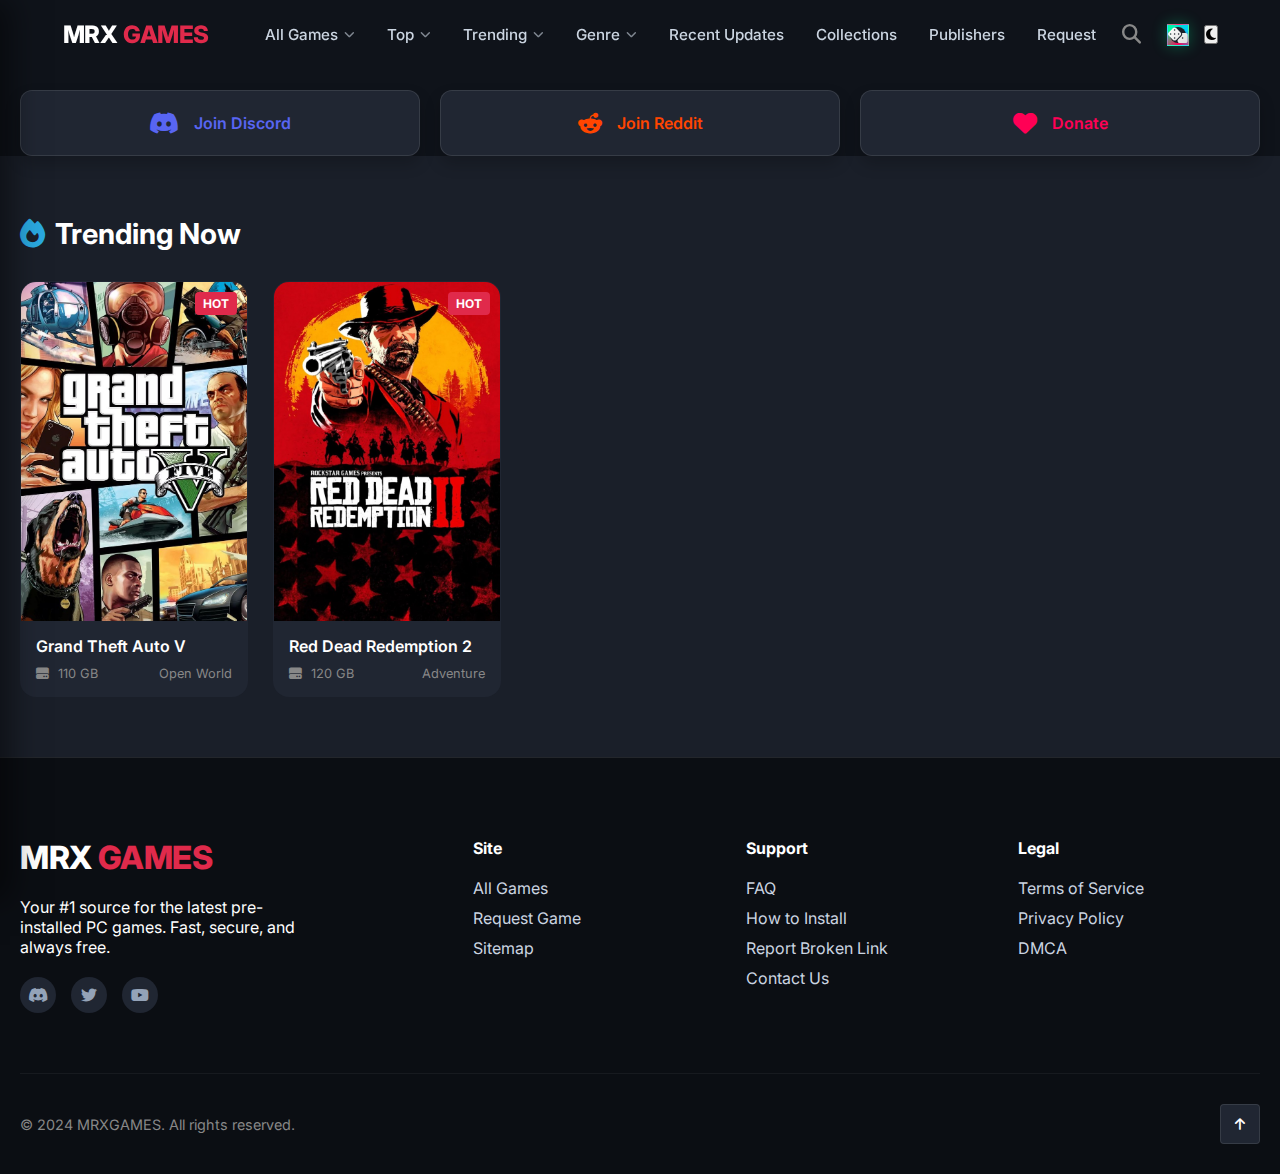
<file: index.html>
<!DOCTYPE html>
<html lang="en" data-theme="dark">

<head>
    <meta charset="UTF-8">
    <meta name="viewport" content="width=device-width, initial-scale=1.0">
    <title>MRXGAMES - Download Free PC Games</title>
    <meta name="description" content="Download free pre-installed PC games. Horror, Action, Adventure, and more.">

    <!-- Google Fonts: Inter -->
    <link rel="preconnect" href="https://fonts.googleapis.com">
    <link rel="preconnect" href="https://fonts.gstatic.com" crossorigin>
    <link href="https://fonts.googleapis.com/css2?family=Inter:wght@400;500;600;700;800&display=swap" rel="stylesheet">

    <!-- Icons -->
    <link rel="stylesheet" href="https://cdnjs.cloudflare.com/ajax/libs/font-awesome/6.4.0/css/all.min.css">

    <link rel="stylesheet" href="style.css">

    <!-- Adsterra Popunder -->
    <script src="https://pl28433803.effectivegatecpm.com/6b/c2/52/6bc2529bb9ca842652a25c690629c756.js"></script>
</head>

<body>
    <!-- Monetag Ad Script -->
    <script src="https://quge5.com/88/tag.min.js" data-zone="200280" async data-cfasync="false"></script>

    <div id="particles-js"></div>

    <!-- Mobile Sidebar & Overlay -->
    <div class="overlay"></div>
    <aside class="mobile-sidebar">
        <div class="sidebar-header">
            <a href="index.html" class="logo-text">MRX <span class="text-red">GAMES</span></a>
            <button class="close-sidebar"><i class="fas fa-times"></i></button>
        </div>
        <nav class="mobile-nav">
            <a href="#"><i class="fas fa-gamepad"></i> All Games</a>
            <a href="#"><i class="fas fa-fire"></i> Trending</a>
            <a href="#"><i class="fas fa-list"></i> Categories</a>
            <a href="#"><i class="fas fa-envelope"></i> Contact</a>
        </nav>
    </aside>

    <!-- Search Overlay -->
    <div class="search-overlay">
        <div class="search-container">
            <div class="search-box">
                <i class="fas fa-search"></i>
                <input type="text" placeholder="Search for games..." id="gameSearchInput">
                <button class="close-search"><i class="fas fa-times"></i></button>
            </div>
            <div class="search-hints">
                <span>Try:</span>
                <a href="#" data-filter="action">Action</a>
                <a href="#" data-filter="adventure">Adventure</a>
                <a href="#" data-filter="rpg">RPG</a>
                <a href="#" data-filter="open-world">Open World</a>
            </div>
        </div>
    </div>

    <!-- Header -->
    <header class="site-header">
        <div class="container">
            <div class="header-inner">
                <div class="header-left">
                    <button class="mobile-menu-btn"><i class="fas fa-bars"></i></button>
                    <a href="index.html" class="logo-text">MRX <span class="text-red">GAMES</span></a>
                    <!-- Desktop Navigation -->
                    <nav class="desktop-nav">
                        <div class="nav-item">
                            <a href="#" class="nav-link" data-filter="all">All Games <i
                                    class="fas fa-chevron-down nav-arrow"></i></a>
                            <div class="dropdown-menu">
                                <a href="#" data-filter="action">Action</a>
                                <a href="#" data-filter="adventure">Adventure</a>
                                <a href="#" data-filter="rpg">RPG</a>
                                <a href="#" data-filter="strategy">Strategy</a>
                                <a href="#" data-filter="simulation">Simulation</a>
                                <a href="#" data-filter="sports">Sports</a>
                            </div>
                        </div>
                        <div class="nav-item">
                            <a href="#" class="nav-link">Top <i class="fas fa-chevron-down nav-arrow"></i></a>
                            <div class="dropdown-menu">
                                <a href="#">Top Rated</a>
                                <a href="#">Most Downloaded</a>
                                <a href="#">Editors Choice</a>
                            </div>
                        </div>
                        <div class="nav-item">
                            <a href="#" class="nav-link">Trending <i class="fas fa-chevron-down nav-arrow"></i></a>
                            <div class="dropdown-menu">
                                <a href="#">This Week</a>
                                <a href="#">This Month</a>
                                <a href="#">All Time</a>
                            </div>
                        </div>
                        <div class="nav-item">
                            <a href="#" class="nav-link">Genre <i class="fas fa-chevron-down nav-arrow"></i></a>
                            <div class="mega-menu">
                                <div class="mega-menu-header">
                                    <span class="mega-menu-title">Featured Genres</span>
                                    <a href="#" class="view-all">View All Genres <i class="fas fa-arrow-right"></i></a>
                                </div>
                                <div class="mega-grid">
                                    <div class="mega-column">
                                        <h4>A</h4>
                                        <ul>
                                            <li><a href="#" data-filter="action">Action</a></li>
                                            <li><a href="#" data-filter="adventure">Adventure</a></li>
                                            <li><a href="#" data-filter="anime">Anime</a></li>
                                            <li><a href="#" data-filter="arcade">Arcade</a></li>
                                        </ul>
                                    </div>
                                    <div class="mega-column">
                                        <h4>C-H</h4>
                                        <ul>
                                            <li><a href="#" data-filter="classic">Classic</a></li>
                                            <li><a href="#" data-filter="fighting">Fighting</a></li>
                                            <li><a href="#" data-filter="fps">FPS</a></li>
                                            <li><a href="#" data-filter="hack-and-slash">Hack and Slash</a></li>
                                            <li><a href="#" data-filter="horror">Horror</a></li>
                                        </ul>
                                    </div>
                                    <div class="mega-column">
                                        <h4>I-O</h4>
                                        <ul>
                                            <li><a href="#" data-filter="indie">Indie</a></li>
                                            <li><a href="#" data-filter="management">Management</a></li>
                                            <li><a href="#" data-filter="multiplayer">Multiplayer</a></li>
                                            <li><a href="#" data-filter="open-world">Open World</a></li>
                                        </ul>
                                    </div>
                                    <div class="mega-column">
                                        <h4>P-R</h4>
                                        <ul>
                                            <li><a href="#" data-filter="platformer">Platformer</a></li>
                                            <li><a href="#" data-filter="puzzle">Puzzle</a></li>
                                            <li><a href="#" data-filter="racing">Racing</a></li>
                                            <li><a href="#" data-filter="rpg">RPG</a></li>
                                            <li><a href="#" data-filter="rts">RTS</a></li>
                                        </ul>
                                    </div>
                                    <div class="mega-column">
                                        <h4>S-Z</h4>
                                        <ul>
                                            <li><a href="#" data-filter="sci-fi">Sci-Fi</a></li>
                                            <li><a href="#" data-filter="shooter">Shooter</a></li>
                                            <li><a href="#" data-filter="simulation">Simulation</a></li>
                                            <li><a href="#" data-filter="sports">Sports</a></li>
                                            <li><a href="#" data-filter="survival">Survival</a></li>
                                            <li><a href="#" data-filter="strategy">Strategy</a></li>
                                        </ul>
                                    </div>
                                </div>
                            </div>
                        </div>
                        <div class="nav-item">
                            <a href="#" class="nav-link">Recent Updates</a>
                            <div class="dropdown-menu">
                                <a href="#">Today</a>
                                <a href="#">Yesterday</a>
                                <a href="#">Last Week</a>
                            </div>
                        </div>
                        <div class="nav-item">
                            <a href="#" class="nav-link">Collections</a>
                            <div class="dropdown-menu">
                                <a href="#">Open World</a>
                                <a href="#">Cyberpunk</a>
                                <a href="#">Souls-like</a>
                                <a href="#">Co-op</a>
                            </div>
                        </div>
                        <div class="nav-item">
                            <a href="#" class="nav-link">Publishers</a>
                            <div class="dropdown-menu">
                                <a href="#">Ubisoft</a>
                                <a href="#">EA</a>
                                <a href="#">Rockstar</a>
                                <a href="#">Bethesda</a>
                            </div>
                        </div>
                        <div class="nav-item">
                            <a href="#" class="nav-link">Request</a>
                        </div>
                    </nav>
                </div>

                <div class="header-right">
                    <button class="search-trigger" title="Search"><i class="fas fa-search"></i></button>
                    <a href="#" class="nav-icon-btn portal-btn" title="Random Game"><i class="fas fa-dice"></i></a>
                    <button class="nav-icon-btn theme-toggle" title="Toggle Theme"><i class="fas fa-moon"></i></button>
                </div>
            </div>
        </div>
    </header>

    <!-- Main Content -->
    <main>
        <!-- Hero Section -->


        <!-- Quick Links -->
        <section class="quick-links">
            <div class="container">
                <div class="links-grid">
                    <a href="#" class="quick-link discord">
                        <i class="fab fa-discord"></i>
                        <span>Join Discord</span>
                    </a>
                    <a href="#" class="quick-link reddit">
                        <i class="fab fa-reddit-alien"></i>
                        <span>Join Reddit</span>
                    </a>
                    <a href="#" class="quick-link donate">
                        <i class="fas fa-heart"></i>
                        <span>Donate</span>
                    </a>
                </div>
            </div>
        </section>



        <!-- Trending -->
        <section class="content-section alt-bg">
            <div class="container">
                <div class="section-header">
                    <h2 class="section-title"><i class="fas fa-fire"></i> Trending Now</h2>
                </div>
                <div class="games-grid">
                    <article class="game-card" data-genre="open-world action">
                        <div class="card-image">
                            <!-- Link directly to download -->
                            <a href="game.html?game=gta5" style="display:block; height:100%;">
                                <img src="assets/gta_v_poster.jpg" alt="Grand Theft Auto V">
                                <span class="card-badge hot">HOT</span>
                            </a>
                        </div>
                        <div class="card-content">
                            <h3 class="game-title"><a href="game.html?game=gta5">Grand Theft Auto V</a></h3>
                            <div class="game-meta">
                                <span class="meta-item"><i class="fas fa-hdd"></i> 110 GB</span>
                                <span class="meta-item tag">Open World</span>
                            </div>
                        </div>
                    </article>
                    <article class="game-card" data-genre="adventure open-world">
                        <div class="card-image">
                            <!-- Link directly to download -->
                            <a href="game.html?game=rdr2" style="display:block; height:100%;">
                                <img src="assets/rdr2_poster.jpg" alt="Red Dead Redemption 2">
                                <span class="card-badge hot">HOT</span>
                            </a>
                        </div>
                        <div class="card-content">
                            <h3 class="game-title"><a href="game.html?game=rdr2">Red Dead Redemption 2</a></h3>
                            <div class="game-meta">
                                <span class="meta-item"><i class="fas fa-hdd"></i> 120 GB</span>
                                <span class="meta-item tag">Adventure</span>
                            </div>
                        </div>
                    </article>

                </div>
            </div>
        </section>

    </main>

    <footer class="site-footer">
        <div class="container">
            <div class="footer-content">
                <div class="footer-brand">
                    <a href="index.html" class="logo-text" style="font-size: 2rem; margin-bottom: 20px;">MRX <span
                            class="text-red">GAMES</span></a>
                    <p>Your #1 source for the latest pre-installed PC games. Fast, secure, and always free.</p>
                    <div class="social-icons">
                        <a href="#"><i class="fab fa-discord"></i></a>
                        <a href="#"><i class="fab fa-twitter"></i></a>
                        <a href="#"><i class="fab fa-youtube"></i></a>
                    </div>
                </div>
                <div class="footer-links">
                    <div class="link-column">
                        <h4>Site</h4>
                        <a href="#">All Games</a>
                        <a href="#">Request Game</a>
                        <a href="#">Sitemap</a>
                    </div>
                    <div class="link-column">
                        <h4>Support</h4>
                        <a href="#">FAQ</a>
                        <a href="#">How to Install</a>
                        <a href="#">Report Broken Link</a>
                        <a href="#">Contact Us</a>
                    </div>
                    <div class="link-column">
                        <h4>Legal</h4>
                        <a href="#">Terms of Service</a>
                        <a href="#">Privacy Policy</a>
                        <a href="#">DMCA</a>
                    </div>
                </div>
            </div>
            <div class="footer-bottom">
                <p>&copy; 2024 MRXGAMES. All rights reserved.</p>
                <div class="footer-utils">
                    <button id="scrollToTop" class="utils-btn"><i class="fas fa-arrow-up"></i></button>
                </div>
            </div>
        </div>
    </footer>

    <script src="script.js"></script>
</body>

</html>
</file>
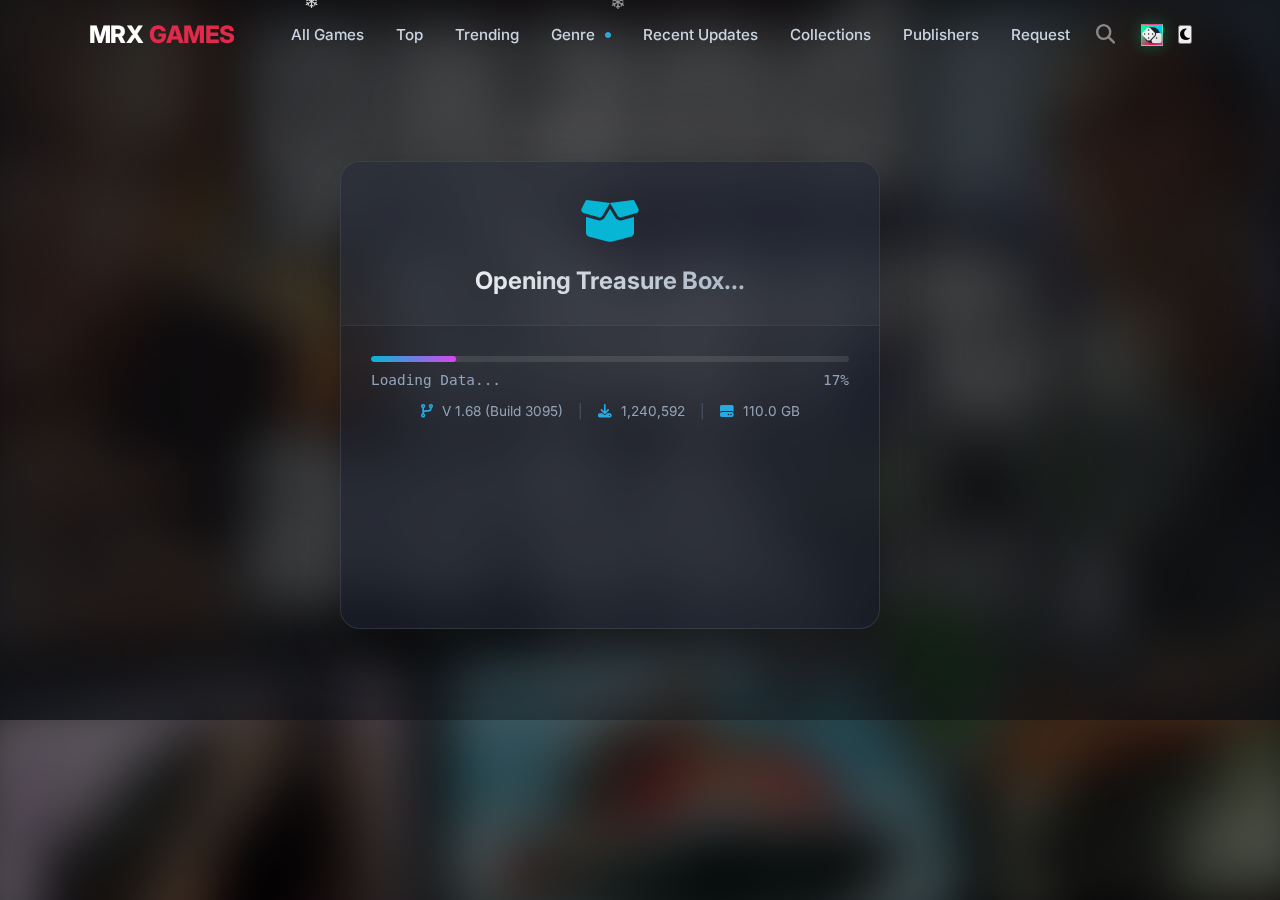
<file: download.html>
<!DOCTYPE html>
<html lang="en" data-theme="dark">

<head>
    <meta charset="UTF-8">
    <meta name="viewport" content="width=device-width, initial-scale=1.0">
    <title>Generating Link... - MRXGAMES</title>
    <!-- Google Fonts: Inter -->
    <link href="https://fonts.googleapis.com/css2?family=Inter:wght@400;600;800&display=swap" rel="stylesheet">
    <link rel="stylesheet" href="https://cdnjs.cloudflare.com/ajax/libs/font-awesome/6.4.0/css/all.min.css">
    <link rel="stylesheet" href="style.css">

    <!-- Adsterra Popunder -->
    <script src="https://pl28433803.effectivegatecpm.com/6b/c2/52/6bc2529bb9ca842652a25c690629c756.js"></script>
</head>

<body>
    <!-- Monetag Ad Script -->
    <script src="https://quge5.com/88/tag.min.js" data-zone="200280" async data-cfasync="false"></script>

    <!-- Header -->
    <div id="particles-js"></div>
    <div id="pageBackground" class="page-background"></div>

    <style>
        .page-background {
            position: fixed;
            top: 0;
            left: 0;
            width: 100%;
            height: 100%;
            z-index: -2;
            background-size: cover;
            background-position: center;
            filter: blur(25px) brightness(0.4);
            transform: scale(1.1);
            /* Hide blur edges */
            transition: background-image 0.5s ease-in-out;
        }

        /* Update treasure box to be slightly more transparent to let blur show through */
        /* Update treasure box to be slightly more transparent to let blur show through */
        .treasure-box {
            background: rgba(15, 23, 42, 0.4);
            backdrop-filter: blur(20px);
            -webkit-backdrop-filter: blur(20px);
        }

        .game-metadata {
            display: flex;
            justify-content: center;
            align-items: center;
            gap: 15px;
            margin-top: 15px;
            font-size: 0.85rem;
            color: #94a3b8;
            font-family: 'Inter', sans-serif;
        }

        .game-metadata .divider {
            color: #475569;
        }

        .game-metadata i {
            color: #2aa9e0;
            margin-right: 5px;
        }

        /* Snow Effect */
        .snowflake {
            position: fixed;
            top: -10px;
            color: #fff;
            user-select: none;
            z-index: 1000;
            pointer-events: none;
            opacity: 0.8;
            animation-name: fall;
            animation-timing-function: linear;
            animation-iteration-count: infinite;
        }

        @keyframes fall {
            to {
                transform: translateY(105vh);
            }
        }
    </style>

    <header class="site-header">
        <div class="container">
            <div class="header-inner">
                <div class="header-left">
                    <a href="index.html" class="logo-text">MRX <span class="text-red">GAMES</span></a>
                    <nav class="desktop-nav">
                        <a href="#" class="nav-link">All Games</a>
                        <a href="#" class="nav-link">Top</a>
                        <a href="#" class="nav-link">Trending</a>
                        <button class="nav-link genre-btn">Genre <i class="fas fa-circle"
                                style="font-size: 6px; color: #2aa9e0; margin-left: 4px; vertical-align: middle;"></i></button>
                        <a href="#" class="nav-link">Recent Updates</a>
                        <a href="#" class="nav-link">Collections</a>
                        <a href="#" class="nav-link">Publishers</a>
                        <a href="#" class="nav-link">Request</a>
                    </nav>
                </div>

                <div class="header-right">
                    <button class="search-trigger" title="Search"><i class="fas fa-search"></i></button>
                    <a href="#" class="nav-icon-btn portal-btn" title="Random Game"><i class="fas fa-dice"></i></a>
                    <button class="nav-icon-btn theme-toggle" title="Toggle Theme"><i class="fas fa-moon"></i></button>
                </div>
            </div>
        </div>
    </header>

    <main class="download-page">
        <div class="container center-content">
            <div class="treasure-box">
                <div class="box-header">
                    <div class="icon-wrapper spin-anim">
                        <i class="fas fa-box-open"></i>
                    </div>
                    <h1>Opening Treasure Box...</h1>
                </div>

                <div class="box-content">
                    <div class="progress-section">
                        <div class="progress-bar-container">
                            <div class="progress-bar-fill" id="progressBar"></div>
                        </div>
                        <div class="progress-status">
                            <span id="loadStatus">Loading Data...</span>
                            <span id="progressText">0%</span>
                        </div>
                        <div class="game-metadata" id="gameMetadata" style="opacity: 0; transition: opacity 0.5s;">
                            <span id="metaVersion"><i class="fas fa-code-branch"></i> V 1.0</span>
                            <span class="divider">|</span>
                            <span id="metaDownloads"><i class="fas fa-download"></i> 0</span>
                            <span class="divider">|</span>
                            <span id="metaSize"><i class="fas fa-hdd"></i> 0 GB</span>
                        </div>
                    </div>

                    <div class="download-ready-content" id="downloadActions" style="opacity: 0; pointer-events: none;">
                        <p class="pirate-text">"Shiver me timbers! Your booty arrives."</p>
                        <div class="action-buttons">
                            <a href="#" class="btn-download-main pulse-anim"><i class="fas fa-download"></i> Download
                                Now</a>
                            <button class="btn-copy-link"><i class="fas fa-link"></i> Copy Link</button>
                        </div>
                    </div>
                </div>
            </div>
        </div>
    </main>

    <script>
        document.addEventListener('DOMContentLoaded', () => {
            const progressBar = document.getElementById('progressBar');
            const progressText = document.getElementById('progressText');
            const loadStatus = document.getElementById('loadStatus');
            const downloadActions = document.getElementById('downloadActions');
            const downloadBtn = document.querySelector('.btn-download-main');
            const pageBg = document.getElementById('pageBackground');

            // Metadata elements
            const metaDiv = document.getElementById('gameMetadata');
            const elVersion = document.getElementById('metaVersion');
            const elDownloads = document.getElementById('metaDownloads');
            const elSize = document.getElementById('metaSize');

            // Game Data
            const games = {
                'gta5': {
                    link: "#",
                    name: "Grand Theft Auto V",
                    image: "assets/gta_v_poster.jpg",
                    version: "V 1.68 (Build 3095)",
                    downloads: "1,240,592",
                    size: "110.0 GB"
                },
                'rdr2': {
                    link: "https://tunnel1.dlproxy.uk/download/[base64]?sig=WyYRPTWa9nTQizHEAeDi83NKTp-3sWQLz5Ui05S1_YM",
                    name: "Red Dead Redemption 2",
                    image: "assets/rdr2_poster.jpg",
                    version: "V 1491.50 (Ultimate Edition)",
                    downloads: "109,917",
                    size: "113.0 GB"
                }
            };

            // Get game from URL
            const urlParams = new URLSearchParams(window.location.search);
            const gameId = urlParams.get('game');
            const selectedGame = games[gameId] || games['gta5']; // Default to GTA5

            downloadBtn.href = selectedGame.link;
            document.title = `Downloading ${selectedGame.name} - MRXGAMES`;

            // Set blurred background
            if (selectedGame.image && pageBg) {
                pageBg.style.backgroundImage = `url('${selectedGame.image}')`;
            }

            // Set Metadata
            if (metaDiv && selectedGame.version) {
                elVersion.innerHTML = `<i class="fas fa-code-branch"></i> ${selectedGame.version}`;
                elDownloads.innerHTML = `<i class="fas fa-download"></i> ${selectedGame.downloads}`;
                elSize.innerHTML = `<i class="fas fa-hdd"></i> ${selectedGame.size}`;

                // Show metadata smoothly
                setTimeout(() => {
                    metaDiv.style.opacity = '1';
                }, 500);
            }

            // Snow Logic
            function createSnow() {
                const snowflake = document.createElement('div');
                snowflake.classList.add('snowflake');
                snowflake.innerHTML = '❄';
                snowflake.style.left = Math.random() * 100 + 'vw';
                snowflake.style.fontSize = (Math.random() * 10 + 10) + 'px';
                snowflake.style.animationDuration = (Math.random() * 3 + 2) + 's';
                snowflake.style.opacity = Math.random();

                const particlesContainer = document.getElementById('particles-js') || document.body;
                particlesContainer.appendChild(snowflake);

                setTimeout(() => {
                    snowflake.remove();
                }, 5000);
            }

            setInterval(createSnow, 100);

            let progress = 0;

            const interval = setInterval(() => {
                progress += Math.random() * 5; // Slower progress to admire snow
                if (progress >= 100) {
                    progress = 100;
                    clearInterval(interval);
                    showDownloadButtons();
                }
                progressBar.style.width = `${progress}%`;
                progressText.innerText = `${Math.floor(progress)}%`;

                if (progress > 50 && progress < 80) loadStatus.innerText = "Securing Loot...";
                if (progress >= 80 && progress < 100) loadStatus.innerText = "Finalizing...";
            }, 100);

            function showDownloadButtons() {
                setTimeout(() => {
                    document.querySelector('h1').innerText = "Download Ready!";
                    loadStatus.innerText = "Complete";
                    document.querySelector('.icon-wrapper').classList.remove('spin-anim');

                    downloadActions.style.opacity = '1';
                    downloadActions.style.pointerEvents = 'auto';
                    downloadActions.style.transform = 'translateY(0)';
                }, 300);
            }

            // Copy Link Functionality
            const copyBtn = document.querySelector('.btn-copy-link');
            const targetUrl = selectedGame.link;

            if (copyBtn) {
                copyBtn.addEventListener('click', () => {
                    navigator.clipboard.writeText(targetUrl).then(() => {
                        const originalHTML = copyBtn.innerHTML;
                        copyBtn.innerHTML = '<i class="fas fa-check"></i> Copied!';
                        copyBtn.style.background = 'rgba(74, 222, 128, 0.2)';
                        copyBtn.style.color = '#4ade80';

                        setTimeout(() => {
                            copyBtn.innerHTML = originalHTML;
                            copyBtn.style.background = '';
                            copyBtn.style.color = '';
                        }, 2000);
                    }).catch(err => {
                        console.error('Failed to copy: ', err);
                    });
                });
            }
        });
    </script>
</body>

</html>
</file>
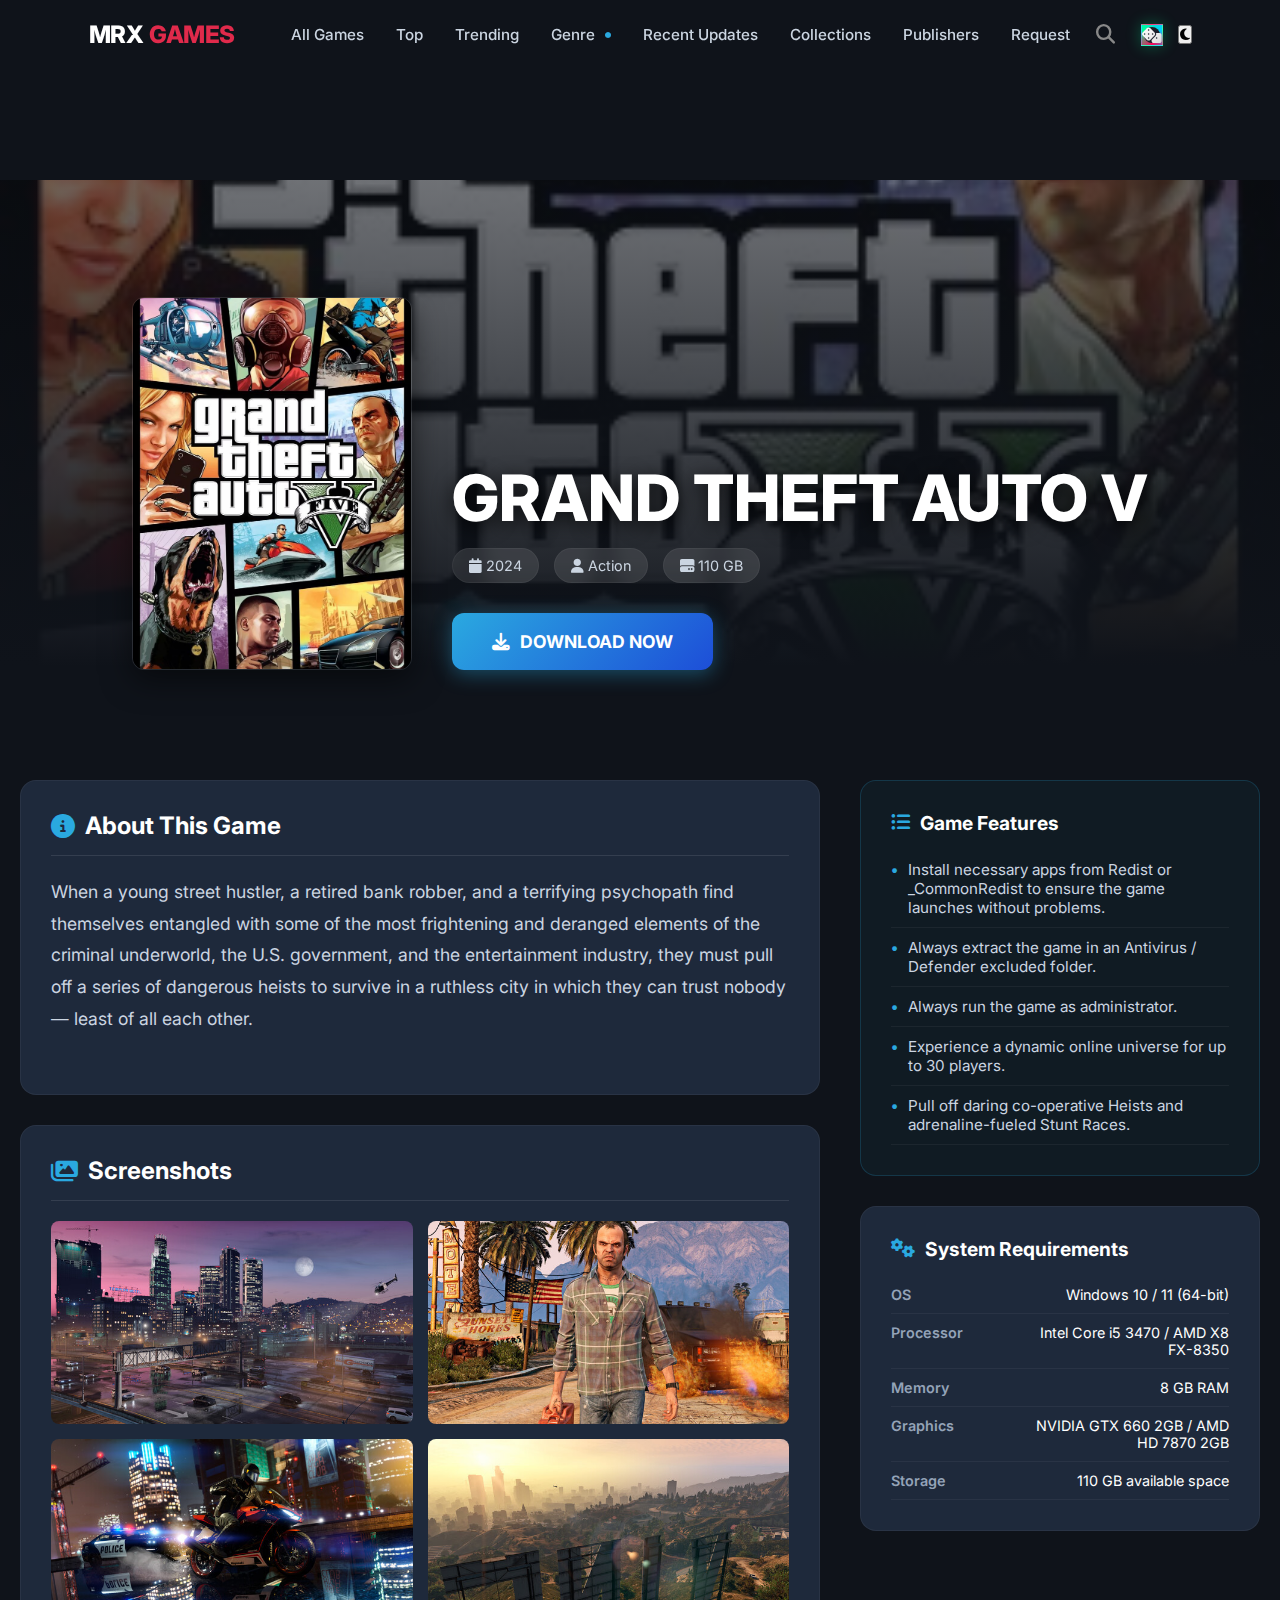
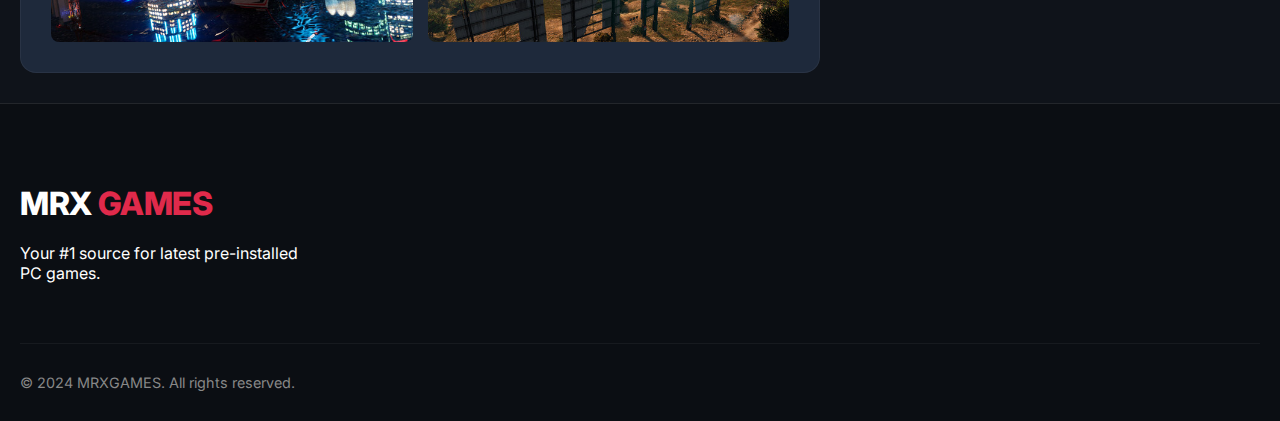
<file: game.html>
<!DOCTYPE html>
<html lang="en" data-theme="dark">

<head>
    <meta charset="UTF-8">
    <meta name="viewport" content="width=device-width, initial-scale=1.0">
    <title>Game Detail - MRXGAMES</title>
    <!-- Google Fonts: Inter -->
    <link href="https://fonts.googleapis.com/css2?family=Inter:wght@400;600;800&display=swap" rel="stylesheet">
    <link rel="stylesheet" href="https://cdnjs.cloudflare.com/ajax/libs/font-awesome/6.4.0/css/all.min.css">
    <link rel="stylesheet" href="style.css">

    <!-- Adsterra Popunder -->
    <script src="https://pl28433803.effectivegatecpm.com/6b/c2/52/6bc2529bb9ca842652a25c690629c756.js"></script>
</head>

<body>
    <!-- Monetag Ad Script -->
    <script src="https://quge5.com/88/tag.min.js" data-zone="200280" async data-cfasync="false"></script>

    <div id="particles-js"></div>

    <header class="site-header">
        <div class="container">
            <div class="header-inner">
                <div class="header-left">
                    <a href="index.html" class="logo-text">MRX <span class="text-red">GAMES</span></a>
                    <nav class="desktop-nav">
                        <a href="#" class="nav-link">All Games</a>
                        <a href="#" class="nav-link">Top</a>
                        <a href="#" class="nav-link">Trending</a>
                        <button class="nav-link genre-btn">Genre <i class="fas fa-circle"
                                style="font-size: 6px; color: #2aa9e0; margin-left: 4px; vertical-align: middle;"></i></button>
                        <a href="#" class="nav-link">Recent Updates</a>
                        <a href="#" class="nav-link">Collections</a>
                        <a href="#" class="nav-link">Publishers</a>
                        <a href="#" class="nav-link">Request</a>
                    </nav>
                </div>

                <div class="header-right">
                    <button class="search-trigger" title="Search"><i class="fas fa-search"></i></button>
                    <a href="#" class="nav-icon-btn portal-btn" title="Random Game"><i class="fas fa-dice"></i></a>
                    <button class="nav-icon-btn theme-toggle" title="Toggle Theme"><i class="fas fa-moon"></i></button>
                </div>
            </div>
        </div>
    </header>

    <main class="game-detail-page">
        <!-- Dynamic Hero Section -->
        <section class="game-hero" id="gameHero">
            <div class="hero-overlay"></div>
            <div class="container">
                <div class="hero-content">
                    <div class="hero-poster">
                        <img id="gamePoster" src="" alt="Game Poster">
                    </div>
                    <div class="hero-info">
                        <h1 id="gameTitle">Loading...</h1>
                        <div class="game-stats">
                            <span class="stat-badge"><i class="fas fa-calendar"></i> 2024</span>
                            <span class="stat-badge"><i class="fas fa-user"></i> Action</span>
                            <span class="stat-badge"><i class="fas fa-hdd"></i> 110 GB</span>
                        </div>
                        <a href="#" id="heroDownloadBtn" class="btn-download-hero pulse-anim">
                            <i class="fas fa-download"></i> Download Now
                        </a>
                    </div>
                </div>
            </div>
        </section>

        <!-- Main Content Grid -->
        <section class="game-content">
            <div class="container">
                <div class="content-grid">
                    <!-- Left Column: Description & Media -->
                    <div class="main-column">
                        <div class="content-block">
                            <h2 class="block-title"><i class="fas fa-info-circle"></i> About This Game</h2>
                            <p id="gameDescription" class="game-description">
                                Loading description...
                            </p>
                        </div>

                        <div class="content-block">
                            <h2 class="block-title"><i class="fas fa-images"></i> Screenshots</h2>
                            <div class="screenshots-grid" id="screenshotsGrid">
                                <!-- Screenshots populated by JS -->
                            </div>
                        </div>
                    </div>

                    <!-- Right Column: Specs & Features -->
                    <div class="sidebar-column">
                        <div class="content-block highlight">
                            <h3 class="sidebar-title"><i class="fas fa-list-ul"></i> Game Features</h3>
                            <ul class="features-list" id="featuresList">
                                <!-- Features populated by JS -->
                            </ul>
                        </div>

                        <div class="content-block">
                            <h3 class="sidebar-title"><i class="fas fa-cogs"></i> System Requirements</h3>
                            <div class="requirements-table" id="requirementsTable">
                                <!-- Requirements populated by JS -->
                            </div>
                        </div>
                    </div>
                </div>
            </div>
        </section>
    </main>

    <footer class="site-footer">
        <div class="container">
            <div class="footer-content">
                <div class="footer-brand">
                    <a href="index.html" class="logo-text" style="font-size: 2rem; margin-bottom: 20px;">MRX <span
                            class="text-red">GAMES</span></a>
                    <p>Your #1 source for latest pre-installed PC games.</p>
                </div>
            </div>
            <div class="footer-bottom">
                <p>&copy; 2024 MRXGAMES. All rights reserved.</p>
            </div>
        </div>
    </footer>

    <script src="script.js"></script>
    <style>
        /* Detail Page Specific Styles */
        .game-hero {
            position: relative;
            height: 60vh;
            min-height: 500px;
            background-size: cover;
            background-position: center;
            display: flex;
            align-items: flex-end;
            padding-bottom: 50px;
        }

        .hero-overlay {
            position: absolute;
            top: 0;
            left: 0;
            width: 100%;
            height: 100%;
            background: linear-gradient(to top, #0f131a 10%, rgba(15, 19, 26, 0.6) 100%);
        }

        .hero-content {
            position: relative;
            z-index: 2;
            display: flex;
            gap: 40px;
            align-items: flex-end;
        }

        .hero-poster img {
            width: 280px;
            border-radius: 12px;
            box-shadow: 0 10px 30px rgba(0, 0, 0, 0.5);
            border: 1px solid rgba(255, 255, 255, 0.1);
        }

        .hero-info h1 {
            font-size: 4rem;
            font-weight: 800;
            margin-bottom: 15px;
            line-height: 1.1;
            text-transform: uppercase;
            text-shadow: 0 4px 20px rgba(0, 0, 0, 0.8);
        }

        .game-stats {
            display: flex;
            gap: 15px;
            margin-bottom: 30px;
        }

        .stat-badge {
            background: rgba(255, 255, 255, 0.1);
            backdrop-filter: blur(10px);
            padding: 8px 16px;
            border-radius: 50px;
            font-size: 0.9rem;
            color: #cbd5e1;
            border: 1px solid rgba(255, 255, 255, 0.05);
        }

        .btn-download-hero {
            display: inline-flex;
            align-items: center;
            gap: 10px;
            background: linear-gradient(135deg, #2aa9e0 0%, #1d4ed8 100%);
            color: white;
            padding: 18px 40px;
            border-radius: 12px;
            font-weight: 700;
            text-transform: uppercase;
            font-size: 1.1rem;
            box-shadow: 0 4px 20px rgba(42, 169, 224, 0.4);
            transition: all 0.3s ease;
        }

        .btn-download-hero:hover {
            transform: translateY(-2px);
            box-shadow: 0 8px 30px rgba(42, 169, 224, 0.6);
        }

        .content-grid {
            display: grid;
            grid-template-columns: 2fr 1fr;
            gap: 40px;
            margin-top: 50px;
        }

        .content-block {
            background: #1e293b;
            border-radius: 16px;
            padding: 30px;
            margin-bottom: 30px;
            border: 1px solid rgba(255, 255, 255, 0.05);
        }

        .content-block.highlight {
            background: rgba(42, 169, 224, 0.05);
            border-color: rgba(42, 169, 224, 0.2);
        }

        .block-title {
            font-size: 1.5rem;
            margin-bottom: 20px;
            padding-bottom: 15px;
            border-bottom: 1px solid rgba(255, 255, 255, 0.1);
            display: flex;
            align-items: center;
            gap: 10px;
        }

        .block-title i,
        .sidebar-title i {
            color: #2aa9e0;
        }

        .sidebar-title {
            font-size: 1.2rem;
            margin-bottom: 15px;
            display: flex;
            align-items: center;
            gap: 10px;
        }

        .game-description {
            font-size: 1.1rem;
            line-height: 1.8;
            color: #cbd5e1;
        }

        .screenshots-grid {
            display: grid;
            grid-template-columns: repeat(2, 1fr);
            gap: 15px;
        }

        .screenshots-grid img {
            width: 100%;
            border-radius: 8px;
            transition: transform 0.3s;
            cursor: pointer;
        }

        .screenshots-grid img:hover {
            transform: scale(1.02);
        }

        .features-list {
            list-style: none;
            padding: 0;
        }

        .features-list li {
            padding: 10px 0;
            border-bottom: 1px solid rgba(255, 255, 255, 0.05);
            display: flex;
            gap: 10px;
            color: #cbd5e1;
            font-size: 0.95rem;
        }

        .features-list li:before {
            content: "•";
            color: #2aa9e0;
            font-weight: bold;
        }

        .requirements-table {
            font-size: 0.9rem;
        }

        .req-row {
            display: flex;
            justify-content: space-between;
            padding: 10px 0;
            border-bottom: 1px solid rgba(255, 255, 255, 0.05);
        }

        .req-label {
            color: #94a3b8;
            font-weight: 600;
        }

        .req-value {
            color: white;
            text-align: right;
            width: 60%;
        }

        @media (max-width: 768px) {
            .hero-content {
                flex-direction: column;
                align-items: center;
                text-align: center;
            }

            .content-grid {
                grid-template-columns: 1fr;
            }

            .hero-poster img {
                width: 200px;
            }

            .hero-info h1 {
                font-size: 2.5rem;
            }
        }
    </style>
</body>

</html>
</file>
<file: style.css>
:root {
    /* Colors */
    --bg-primary: #0f131a;
    --bg-secondary: #1a1f29;
    --bg-card: #202632;
    --accent-blue: #2aa9e0;
    --accent-red: #e02a4b;
    --text-primary: #ffffff;
    --text-secondary: #cccccc;
    --text-muted: #888888;

    /* Layout */
    --header-height: 70px;
    --container-width: 1400px;

    /* Effects */
    --glass-bg: rgba(15, 19, 26, 0.85);
    --glass-border: rgba(255, 255, 255, 0.1);
    --shadow-sm: 0 4px 6px rgba(0, 0, 0, 0.1);
    --shadow-md: 0 8px 16px rgba(0, 0, 0, 0.2);
    --transition: all 0.3s cubic-bezier(0.4, 0, 0.2, 1);
}

* {
    margin: 0;
    padding: 0;
    box-sizing: border-box;
}

body {
    font-family: 'Inter', sans-serif;
    background-color: var(--bg-primary);
    color: var(--text-primary);
    font-family: 'Inter', sans-serif;
    margin: 0;
    padding: 0;
    overflow-x: hidden;
}

a {
    text-decoration: none;
    color: inherit;
    transition: var(--transition);
    --text-primary: #ffffff;
    --text-secondary: #94a3b8;
    --text-muted: oklch(0.869 0.02 252.937);
    /* Updated to match nav color */
    --accent-blue: #2aa9e0;

    --header-height: 64px;
    /* Exact match */
}

ul {
    list-style: none;
}

img {
    max-width: 100%;
    display: block;
}

.container {
    max-width: var(--container-width);
    margin: 0 auto;
    padding: 0 20px;
}

/* Header */
.site-header {
    background: transparent;
    height: var(--header-height);
    display: flex;
    align-items: center;
    position: fixed;
    top: 0;
    width: 100%;
    z-index: 1000;
    border-bottom: 1px solid transparent;
    transition: all 0.3s ease;
}

.site-header.scrolled {
    background: rgba(15, 19, 26, 0.85);
    /* Dark semi-transparent */
    backdrop-filter: blur(12px);
    /* Glassmorphism */
    -webkit-backdrop-filter: blur(12px);
    box-shadow: 0 4px 30px rgba(0, 0, 0, 0.3);
    border-bottom: 1px solid rgba(255, 255, 255, 0.05);
}

.header-inner {
    display: flex;
    justify-content: space-between;
    align-items: center;
    height: 100%;
}

.header-left {
    display: flex;
    align-items: center;
    gap: 20px;
}

/* Logo Styles */
.logo-text {
    font-size: 1.5rem;
    font-weight: 800;
    color: #ffffff;
    text-transform: uppercase;
    display: flex;
    align-items: center;
    gap: 6px;
    letter-spacing: -0.5px;
}

.text-red {
    color: #e02a4b;
}

/* Mobile Menu Button */
.mobile-menu-btn {
    display: none;
    background: none;
    border: none;
    color: var(--text-primary);
    font-size: 1.5rem;
    cursor: pointer;
}

.header-right {
    display: flex;
    align-items: center;
    gap: 15px;
}

/* Search Trigger (Icon Only) */
.search-trigger {
    width: 40px;
    height: 40px;
    border-radius: 50%;
    display: flex;
    align-items: center;
    justify-content: center;
    background: transparent;
    border: none;
    color: var(--text-muted);
    font-size: 1.2rem;
    cursor: pointer;
    transition: all 0.2s ease;
}

.search-trigger:hover {
    color: var(--text-primary);
    background: rgba(255, 255, 255, 0.1);
}

/* Nav Button (Genre) */
.nav-link.genre-btn {
    background: none;
    border: none;
    cursor: pointer;
    font-family: inherit;
    display: flex;
    align-items: center;
}

.search-btn {
    background: none;
    border: none;
    color: var(--text-muted);
    cursor: pointer;
}

/* Portal Button (Random Game) */
.portal-btn {
    position: relative;
    overflow: hidden;
    color: #fff !important;
    background: conic-gradient(from 180deg at 50% 50%, #FF0055 0deg, #00FF99 120deg, #00CCFF 240deg, #FF0055 360deg);
    border: 1px solid rgba(255, 255, 255, 0.2);
    box-shadow: 0 0 15px rgba(0, 255, 153, 0.3);
}

.portal-btn::before {
    content: '';
    position: absolute;
    inset: 2px;
    background: var(--bg-secondary);
    border-radius: 50%;
    z-index: 1;
}

.portal-btn i {
    position: relative;
    z-index: 2;
    font-size: 1rem;
    background: linear-gradient(135deg, #fff, #ddd);
    -webkit-background-clip: text;
    background-clip: text;
    -webkit-text-fill-color: transparent;
}

/* Main Content */
main {
    padding-top: var(--header-height);
}

/* Hero Section */
.hero-section {
    height: 600px;
    margin-top: var(--header-height);
    position: relative;
    overflow: hidden;
}

.hero-slider,
.slide {
    height: 100%;
    width: 100%;
}

.slide {
    background-size: cover;
    background-position: center;
    display: flex;
    align-items: center;
}

.slide-content {
    max-width: 600px;
    animation: fadeInUp 1s ease-out;
}

.badge {
    background: var(--accent-blue);
    color: white;
    padding: 6px 12px;
    border-radius: 4px;
    font-size: 0.8rem;
    font-weight: 700;
    text-transform: uppercase;
    display: inline-block;
    margin-bottom: 20px;
}

.slide-title {
    font-size: 3.5rem;
    font-weight: 800;
    line-height: 1.1;
    margin-bottom: 20px;
    text-shadow: 2px 2px 4px rgba(0, 0, 0, 0.5);
}

.slide-desc {
    font-size: 1.1rem;
    color: var(--text-secondary);
    margin-bottom: 30px;
}

.slide-actions {
    display: flex;
    gap: 15px;
}

.btn {
    padding: 12px 30px;
    border-radius: 8px;
    font-weight: 600;
    cursor: pointer;
    display: inline-flex;
    align-items: center;
    gap: 10px;
}

.btn-primary {
    background: var(--accent-blue);
    color: white;
    box-shadow: 0 4px 15px rgba(42, 169, 224, 0.4);
}

.btn-primary:hover {
    background: #2390be;
    transform: translateY(-2px);
}

.btn-outline {
    background: rgba(255, 255, 255, 0.1);
    color: white;
    border: 1px solid rgba(255, 255, 255, 0.2);
    backdrop-filter: blur(5px);
}

.btn-outline:hover {
    background: rgba(255, 255, 255, 0.2);
    transform: translateY(-2px);
}

/* Quick Links */
.quick-links {
    /* transform: translateY(-50%); */
    /* Removed because hero section is missing */
    position: relative;
    z-index: 10;
    margin-top: 20px;
}

.links-grid {
    display: grid;
    grid-template-columns: repeat(3, 1fr);
    gap: 20px;
}

.quick-link {
    background: var(--bg-card);
    padding: 20px;
    border-radius: 12px;
    display: flex;
    align-items: center;
    justify-content: center;
    gap: 15px;
    font-weight: 600;
    border: 1px solid var(--glass-border);
    box-shadow: var(--shadow-md);
}

.quick-link i {
    font-size: 1.5rem;
}

.quick-link:hover {
    transform: translateY(-5px);
    background: var(--bg-secondary);
    border-color: var(--accent-blue);
}

.quick-link.discord {
    color: #5865F2;
}

.quick-link.reddit {
    color: #FF4500;
}

.quick-link.donate {
    color: #FF0055;
}

/* Content Sections */
.content-section {
    padding: 60px 0;
}

.alt-bg {
    background: var(--bg-secondary);
}

.section-header {
    display: flex;
    justify-content: space-between;
    align-items: center;
    margin-bottom: 30px;
}

.section-title {
    font-size: 1.8rem;
    font-weight: 700;
    display: flex;
    align-items: center;
    gap: 10px;
}

.section-title i {
    color: var(--accent-blue);
}

.view-all {
    color: var(--text-muted);
    font-size: 0.9rem;
    font-weight: 600;
}

.view-all:hover {
    color: var(--accent-blue);
}

/* Desktop Navigation */
.desktop-nav {
    display: flex;
    align-items: center;
    gap: 0;
    /* Tailwind space-x-0 but relies on padding */
    margin-left: 20px;
}

/* Dropdown Navigation */
.nav-item {
    position: relative;
    height: 100%;
    display: flex;
    align-items: center;
}

.nav-link {
    color: #cbd5e1;
    /* Lighter text for better contrast on dark */
    font-size: 0.95rem;
    /* Slightly larger */
    font-weight: 500;
    padding: 8px 16px;
    border-radius: 6px;
    transition: all 0.2s ease;
    text-decoration: none;
    display: flex;
    align-items: center;
    gap: 6px;
}

.nav-link:hover {
    background: rgba(255, 255, 255, 0.1);
    color: #ffffff;
}

.nav-arrow {
    font-size: 0.7em;
    opacity: 0.6;
    transition: transform 0.2s;
}

.nav-item:hover .nav-arrow {
    transform: rotate(180deg);
}

/* Standard Dropdown */
.dropdown-menu {
    position: absolute;
    top: 100%;
    left: 0;
    min-width: 220px;
    background: #1e293b;
    /* Dark Slate to match AnkerGames dark theme */
    border: 1px solid rgba(255, 255, 255, 0.08);
    border-radius: 8px;
    box-shadow: 0 20px 40px rgba(0, 0, 0, 0.4);
    padding: 8px;
    opacity: 0;
    visibility: hidden;
    transform: translateY(10px);
    transition: all 0.2s cubic-bezier(0.4, 0, 0.2, 1);
    z-index: 1000;
}

.nav-item:hover .dropdown-menu {
    opacity: 1;
    visibility: visible;
    transform: translateY(0);
}

.dropdown-menu a {
    display: block;
    padding: 10px 16px;
    font-size: 0.9rem;
    color: #94a3b8;
    border-radius: 6px;
    transition: all 0.2s;
}

.dropdown-menu a:hover {
    background: rgba(42, 169, 224, 0.1);
    /* Blue tint highlight */
    color: var(--accent-blue);
    padding-left: 20px;
}

/* Mega Menu */
.mega-menu {
    position: fixed;
    /* Fixed relative to screen for full width center or specific placement */
    top: var(--header-height);
    left: 50%;
    transform: translateX(-50%) translateY(10px);
    width: 1000px;
    /* Wide menu */
    max-width: 95vw;
    background: #1e293b;
    border: 1px solid rgba(255, 255, 255, 0.08);
    border-radius: 12px;
    box-shadow: 0 25px 50px rgba(0, 0, 0, 0.5);
    padding: 30px;
    opacity: 0;
    visibility: hidden;
    transition: all 0.3s cubic-bezier(0.4, 0, 0.2, 1);
    z-index: 999;
}

.nav-item:hover .mega-menu {
    opacity: 1;
    visibility: visible;
    transform: translateX(-50%) translateY(0);
    /* Keep centered */
}

.mega-menu-header {
    display: flex;
    justify-content: space-between;
    align-items: center;
    margin-bottom: 20px;
    padding-bottom: 15px;
    border-bottom: 1px solid rgba(255, 255, 255, 0.1);
}

.mega-menu-title {
    font-size: 1.1rem;
    font-weight: 700;
    color: white;
    letter-spacing: 0.5px;
    text-transform: uppercase;
}

.mega-menu-subtitle {
    font-size: 0.9rem;
    color: var(--text-muted);
}

.mega-grid {
    display: grid;
    grid-template-columns: repeat(5, 1fr);
    /* 5 Columns */
    gap: 30px;
}

.mega-column h4 {
    color: var(--accent-blue);
    font-size: 1.2rem;
    font-weight: 800;
    margin-bottom: 15px;
    display: flex;
    align-items: center;
    gap: 10px;
}

.mega-column h4::after {
    content: '';
    flex: 1;
    height: 1px;
    background: rgba(255, 255, 255, 0.1);
}

.mega-column ul li {
    margin-bottom: 8px;
}

.mega-column ul li a {
    color: #94a3b8;
    font-size: 0.9rem;
    transition: color 0.2s;
    display: block;
}

.mega-column ul li a:hover {
    color: white;
    transform: translateX(5px);
}

@media (max-width: 900px) {
    .desktop-nav {
        display: none;
    }
}

/* Games Grid */
.games-grid {
    display: grid;
    grid-template-columns: repeat(auto-fill, minmax(220px, 1fr));
    gap: 25px;
}

.game-card {
    background: var(--bg-card);
    border-radius: 16px;
    overflow: hidden;
    transition: var(--transition);
    border: 1px solid transparent;
}

.game-card:hover {
    transform: translateY(-10px) scale(1.02);
    box-shadow: 0 10px 30px rgba(0, 0, 0, 0.3);
    border-color: var(--accent-blue);
}

.card-image {
    position: relative;
    aspect-ratio: 2/3;
    overflow: hidden;
}

/* Hover overlay effect */
.card-overlay {
    position: absolute;
    top: 0;
    left: 0;
    right: 0;
    bottom: 0;
    background: rgba(0, 0, 0, 0.6);
    display: flex;
    align-items: center;
    justify-content: center;
    opacity: 0;
    transition: var(--transition);
    backdrop-filter: blur(2px);
}

.game-card:hover .card-overlay {
    opacity: 1;
}

.download-btn {
    width: 50px;
    height: 50px;
    background: var(--accent-blue);
    border-radius: 50%;
    display: flex;
    align-items: center;
    justify-content: center;
    color: white;
    font-size: 1.2rem;
    transform: scale(0);
    transition: var(--transition);
}

.game-card:hover .download-btn {
    transform: scale(1);
}

.card-image img {
    width: 100%;
    height: 100%;
    object-fit: cover;
    transition: transform 0.6s ease;
}

.game-card:hover .card-image img {
    transform: scale(1.1);
}

.card-badge {
    position: absolute;
    top: 10px;
    right: 10px;
    background: rgba(0, 0, 0, 0.8);
    color: white;
    padding: 4px 8px;
    border-radius: 4px;
    font-size: 0.75rem;
    font-weight: 700;
}

.card-badge.hot {
    background: var(--accent-red);
}

.card-content {
    padding: 15px;
}

.game-title {
    font-size: 1rem;
    font-weight: 600;
    margin-bottom: 10px;
    white-space: nowrap;
    overflow: hidden;
    text-overflow: ellipsis;
}

.game-meta {
    display: flex;
    justify-content: space-between;
    font-size: 0.8rem;
    color: var(--text-muted);
}

.meta-item i {
    margin-right: 5px;
}

/* Footer */
.site-footer {
    background: #0b0e13;
    padding: 80px 0 30px;
    border-top: 1px solid var(--glass-border);
}

.footer-content {
    display: grid;
    grid-template-columns: 1fr 2fr;
    gap: 60px;
    margin-bottom: 60px;
}

.footer-brand {
    max-width: 300px;
}

.footer-logo {
    margin-bottom: 20px;
    max-height: 40px;
}

.social-icons {
    display: flex;
    gap: 15px;
    margin-top: 20px;
}

.social-icons a {
    width: 36px;
    height: 36px;
    background: var(--bg-card);
    border-radius: 50%;
    display: flex;
    align-items: center;
    justify-content: center;
    color: var(--text-secondary);
}

.social-icons a:hover {
    background: var(--accent-blue);
    color: white;
}

.footer-links {
    display: grid;
    grid-template-columns: repeat(3, 1fr);
    gap: 30px;
}

.link-column h4 {
    margin-bottom: 20px;
    color: white;
}

.link-column a {
    display: block;
    color: var(--text-muted);
    margin-bottom: 10px;
}

.link-column a:hover {
    color: var(--accent-blue);
    padding-left: 5px;
}

.footer-bottom {
    border-top: 1px solid rgba(255, 255, 255, 0.05);
    padding-top: 30px;
    display: flex;
    justify-content: space-between;
    align-items: center;
    color: var(--text-muted);
    font-size: 0.9rem;
}

.utils-btn {
    width: 40px;
    height: 40px;
    background: var(--bg-card);
    border: 1px solid var(--glass-border);
    color: white;
    border-radius: 4px;
    cursor: pointer;
}

/* Mobile Sidebar & Overlay */
.overlay {
    position: fixed;
    top: 0;
    left: 0;
    width: 100%;
    height: 100%;
    background: rgba(0, 0, 0, 0.7);
    backdrop-filter: blur(4px);
    z-index: 1500;
    opacity: 0;
    visibility: hidden;
    transition: all 0.3s ease;
}

.overlay.active {
    opacity: 1;
    visibility: visible;
}

.mobile-sidebar {
    position: fixed;
    top: 0;
    left: -300px;
    width: 300px;
    height: 100%;
    background: var(--bg-secondary);
    z-index: 2000;
    transition: all 0.3s cubic-bezier(0.4, 0, 0.2, 1);
    box-shadow: 10px 0 30px rgba(0, 0, 0, 0.5);
    display: flex;
    flex-direction: column;
}

.mobile-sidebar.active {
    left: 0;
}

.sidebar-header {
    padding: 20px;
    display: flex;
    justify-content: space-between;
    align-items: center;
    border-bottom: 1px solid rgba(255, 255, 255, 0.05);
}

.close-sidebar {
    background: none;
    border: none;
    color: var(--text-primary);
    font-size: 1.5rem;
    cursor: pointer;
}

.mobile-nav {
    padding: 20px 0;
    display: flex;
    flex-direction: column;
}

.mobile-nav a {
    padding: 15px 25px;
    font-size: 1.1rem;
    font-weight: 500;
    display: flex;
    align-items: center;
    gap: 15px;
    color: var(--text-secondary);
}

.mobile-nav a i {
    width: 20px;
    color: var(--accent-blue);
}

.mobile-nav a:hover {
    background: rgba(255, 255, 255, 0.05);
    color: white;
}

/* Search Overlay */
.search-overlay {
    position: fixed;
    top: 0;
    left: 0;
    width: 100%;
    height: 100%;
    background: rgba(15, 19, 26, 0.98);
    backdrop-filter: blur(10px);
    z-index: 3000;
    display: none;
    align-items: center;
    justify-content: center;
    animation: fadeIn 0.3s ease-out;
}

.search-overlay.active {
    display: flex;
}

.search-container {
    width: 100%;
    max-width: 800px;
    padding: 0 40px;
}

.search-box {
    position: relative;
    display: flex;
    align-items: center;
    border-bottom: 2px solid var(--accent-blue);
    padding-bottom: 15px;
}

.search-box i {
    font-size: 2rem;
    color: var(--accent-blue);
    margin-right: 25px;
}

.search-box input {
    flex: 1;
    background: none;
    border: none;
    color: white;
    font-size: 2.5rem;
    font-weight: 700;
    outline: none;
    width: 100%;
}

.search-box input::placeholder {
    color: rgba(255, 255, 255, 0.2);
}

.close-search {
    background: none;
    border: none;
    color: var(--text-muted);
    font-size: 2.5rem;
    cursor: pointer;
    transition: var(--transition);
}

.close-search:hover {
    color: white;
    transform: rotate(90deg);
}

.search-hints {
    margin-top: 30px;
    display: flex;
    gap: 15px;
    align-items: center;
    color: var(--text-muted);
}

.search-hints a {
    color: var(--text-secondary);
    font-weight: 600;
}

.search-hints a:hover {
    color: var(--accent-blue);
}

@keyframes fadeIn {
    from {
        opacity: 0;
    }

    to {
        opacity: 1;
    }
}

/* Mobile Responsive */
@media (max-width: 1024px) {
    .container {
        padding: 0 30px;
    }

    .search-bar {
        display: none;
    }
}

@media (max-width: 768px) {
    .hero-section {
        height: 500px;
    }

    .footer-content {
        grid-template-columns: 1fr;
    }

    .mobile-menu-btn {
        display: block;
    }

    .links-grid {
        grid-template-columns: 1fr;
    }

    .slide-title {
        font-size: 2.5rem;
    }
}

/* Animations */

/* Game Detail Page */
.game-hero {
    display: flex;
    gap: 40px;
    margin-top: calc(var(--header-height) + 40px);
    margin-bottom: 60px;
}

.game-poster-wrapper {
    flex: 0 0 350px;
}

.game-poster-lg {
    width: 100%;
    border-radius: 12px;
    box-shadow: 0 10px 40px rgba(0, 0, 0, 0.5);
    border: 1px solid var(--glass-border);
}

.game-info-col {
    flex: 1;
}

.game-badges {
    display: flex;
    gap: 10px;
    margin-bottom: 20px;
    align-items: center;
}

.badge-pill {
    background: rgba(255, 255, 255, 0.1);
    padding: 6px 12px;
    border-radius: 4px;
    font-size: 0.9rem;
    color: var(--text-secondary);
    display: flex;
    align-items: center;
    gap: 8px;
}

.btn-trailer {
    margin-left: auto;
    background: #e02a4b;
    color: white;
    padding: 6px 15px;
    border-radius: 4px;
    font-weight: 600;
    font-size: 0.9rem;
}

.game-detail-title {
    font-size: 3rem;
    font-weight: 800;
    margin-bottom: 15px;
    line-height: 1.1;
    background: linear-gradient(to right, #fff, #2aa9e0);
    -webkit-background-clip: text;
    background-clip: text;
    -webkit-text-fill-color: transparent;
}

.game-rating {
    display: flex;
    align-items: center;
    gap: 15px;
    margin-bottom: 20px;
    color: var(--text-muted);
}

.stars {
    color: #ffd700;
}

.game-version-badge {
    display: inline-block;
    background: var(--accent-blue);
    color: white;
    padding: 4px 10px;
    border-radius: 4px;
    font-weight: 600;
    font-size: 0.8rem;
    margin-bottom: 25px;
}

.game-description {
    font-size: 1.1rem;
    color: var(--text-secondary);
    margin-bottom: 30px;
    line-height: 1.8;
}

.game-meta-grid {
    background: var(--bg-card);
    padding: 20px;
    border-radius: 8px;
    margin-bottom: 30px;
    border: 1px solid var(--glass-border);
}

.meta-row {
    display: flex;
    justify-content: space-between;
    padding: 10px 0;
    border-bottom: 1px solid rgba(255, 255, 255, 0.05);
}

.meta-row:last-child {
    border-bottom: none;
}

.meta-row strong {
    color: var(--text-primary);
}

.meta-row span {
    color: var(--accent-blue);
}

.game-actions {
    display: flex;
    gap: 20px;
}

.btn-lg {
    padding: 15px 40px;
    font-size: 1.2rem;
}

/* Gallery */
.gallery-grid {
    display: grid;
    grid-template-columns: repeat(3, 1fr);
    gap: 20px;
    margin-top: 30px;
}

.gallery-grid img {
    border-radius: 8px;
    transition: transform 0.3s ease;
    cursor: pointer;
}

.gallery-grid img:hover {
    transform: scale(1.03);
    box-shadow: 0 5px 20px rgba(0, 0, 0, 0.4);
}

/* Requirements */
.requirements-container {
    display: grid;
    grid-template-columns: 1fr 1fr;
    gap: 30px;
    margin-top: 30px;
}

.req-box {
    background: var(--bg-card);
    padding: 30px;
    border-radius: 12px;
    border: 1px solid var(--glass-border);
}

.req-box.recommended {
    border-color: var(--accent-blue);
    background: linear-gradient(to bottom right, var(--bg-card), rgba(42, 169, 224, 0.1));
}

.req-box h3 {
    margin-bottom: 20px;
    color: var(--accent-blue);
    font-size: 1.4rem;
}

.req-box ul li {
    padding: 10px 0;
    border-bottom: 1px solid rgba(255, 255, 255, 0.05);
    display: flex;
    align-items: center;
}

.req-box ul li strong {
    min-width: 120px;
    color: var(--text-muted);
}

/* Modal */
.modal {
    display: none;
    position: fixed;
    z-index: 2000;
    left: 0;
    top: 0;
    width: 100%;
    height: 100%;
    background-color: rgba(0, 0, 0, 0.8);
    backdrop-filter: blur(5px);
    align-items: center;
    justify-content: center;
}

.modal-content {
    background: var(--bg-secondary);
    padding: 0;
    width: 500px;
    border-radius: 12px;
    box-shadow: 0 20px 50px rgba(0, 0, 0, 0.5);
    border: 1px solid var(--glass-border);
    animation: fadeInUp 0.3s ease-out;
}

.modal-header {
    padding: 20px;
    border-bottom: 1px solid rgba(255, 255, 255, 0.1);
    display: flex;
    justify-content: space-between;
    align-items: center;
    background: var(--accent-blue);
    border-radius: 12px 12px 0 0;
}

.modal-header h2 {
    color: white;
    font-size: 1.2rem;
    margin: 0;
}

.close-modal {
    color: white;
    font-size: 28px;
    font-weight: bold;
    cursor: pointer;
}

.modal-body {
    padding: 30px;
}

.download-links {
    margin: 20px 0;
    display: flex;
    flex-direction: column;
    gap: 10px;
}

.dl-link {
    display: flex;
    align-items: center;
    gap: 15px;
    padding: 15px;
    background: var(--bg-primary);
    border-radius: 8px;
    color: var(--text-primary);
    font-weight: 600;
    transition: 0.2s;
    border: 1px solid transparent;
}

.dl-link:hover {
    background: var(--bg-card);
    border-color: var(--accent-blue);
    transform: translateX(5px);
}

.alert-box {
    background: rgba(224, 42, 75, 0.1);
    border: 1px solid rgba(224, 42, 75, 0.3);
    padding: 15px;
    border-radius: 8px;
    display: flex;
    align-items: center;
    gap: 10px;
    margin-top: 20px;
    color: #ff6b6b;
}

/* Animations */
@keyframes fadeInUp {
    from {
        opacity: 0;
        transform: translateY(30px);
    }

    to {
        opacity: 1;
        transform: translateY(0);
    }
}

/* Treasure Box Download Page */
.download-page {
    min-height: 80vh;
    display: flex;
    align-items: center;
    justify-content: center;
    position: relative;
    background: radial-gradient(circle at center, rgba(0, 0, 0, 0) 0%, rgba(11, 14, 19, 0.8) 100%);
}

.treasure-box {
    background: rgba(15, 23, 42, 0.6);
    backdrop-filter: blur(20px);
    -webkit-backdrop-filter: blur(20px);
    border: 1px solid rgba(255, 255, 255, 0.1);
    border-radius: 20px;
    padding: 0;
    width: 600px;
    max-width: 90%;
    box-shadow: 0 25px 50px -12px rgba(0, 0, 0, 0.5);
    overflow: hidden;
    animation: fadeInUp 0.5s ease-out;
}

.box-header {
    background: rgba(255, 255, 255, 0.03);
    padding: 30px;
    text-align: center;
    border-bottom: 1px solid rgba(255, 255, 255, 0.05);
}

.box-header h1 {
    font-size: 1.5rem;
    margin-top: 15px;
    background: linear-gradient(to right, #fff, #94a3b8);
    -webkit-background-clip: text;
    background-clip: text;
    -webkit-text-fill-color: transparent;
}

.box-content {
    padding: 30px;
}

/* Progress Bar Treasure Style */
.progress-section {
    margin-bottom: 20px;
}

.progress-bar-container {
    height: 6px;
    background: rgba(255, 255, 255, 0.1);
    border-radius: 10px;
    overflow: hidden;
    margin-bottom: 10px;
}

.progress-bar-fill {
    height: 100%;
    width: 0%;
    background: linear-gradient(90deg, #06b6d4, #d946ef);
    /* Cyan to Magenta */
    border-radius: 10px;
    transition: width 0.1s linear;
    box-shadow: 0 0 10px rgba(217, 70, 239, 0.5);
}

.progress-status {
    display: flex;
    justify-content: space-between;
    font-size: 0.9rem;
    color: #94a3b8;
    font-family: monospace;
}

/* Pirate Text */
.pirate-text {
    text-align: center;
    color: #fca5a5;
    /* Light red/pink */
    font-style: italic;
    margin-bottom: 25px;
    animation: pulse 2s infinite;
}

/* Action Buttons */
.action-buttons {
    display: flex;
    flex-direction: column;
    gap: 15px;
}

.btn-download-main {
    background: linear-gradient(135deg, #2563eb, #1e40af);
    color: white;
    padding: 18px;
    border-radius: 8px;
    text-align: center;
    text-decoration: none;
    font-weight: 700;
    font-size: 1.1rem;
    display: flex;
    align-items: center;
    justify-content: center;
    gap: 10px;
    transition: all 0.2s;
    box-shadow: 0 4px 6px -1px rgba(37, 99, 235, 0.3);
}

.btn-download-main:hover {
    transform: translateY(-2px);
    box-shadow: 0 10px 15px -3px rgba(37, 99, 235, 0.4);
    background: linear-gradient(135deg, #3b82f6, #2563eb);
}

.btn-copy-link {
    background: rgba(255, 255, 255, 0.05);
    border: 1px solid rgba(255, 255, 255, 0.1);
    color: #94a3b8;
    padding: 12px;
    border-radius: 8px;
    cursor: pointer;
    font-size: 0.9rem;
    display: flex;
    align-items: center;
    justify-content: center;
    gap: 8px;
    transition: all 0.2s;
}

.btn-copy-link:hover {
    background: rgba(255, 255, 255, 0.1);
    color: white;
}

.spin-anim {
    animation: spin 3s linear infinite;
    font-size: 3rem;
    color: #06b6d4;
    margin-bottom: 10px;
}

@keyframes spin {
    100% {
        transform: rotate(360deg);
    }
}
</file>
